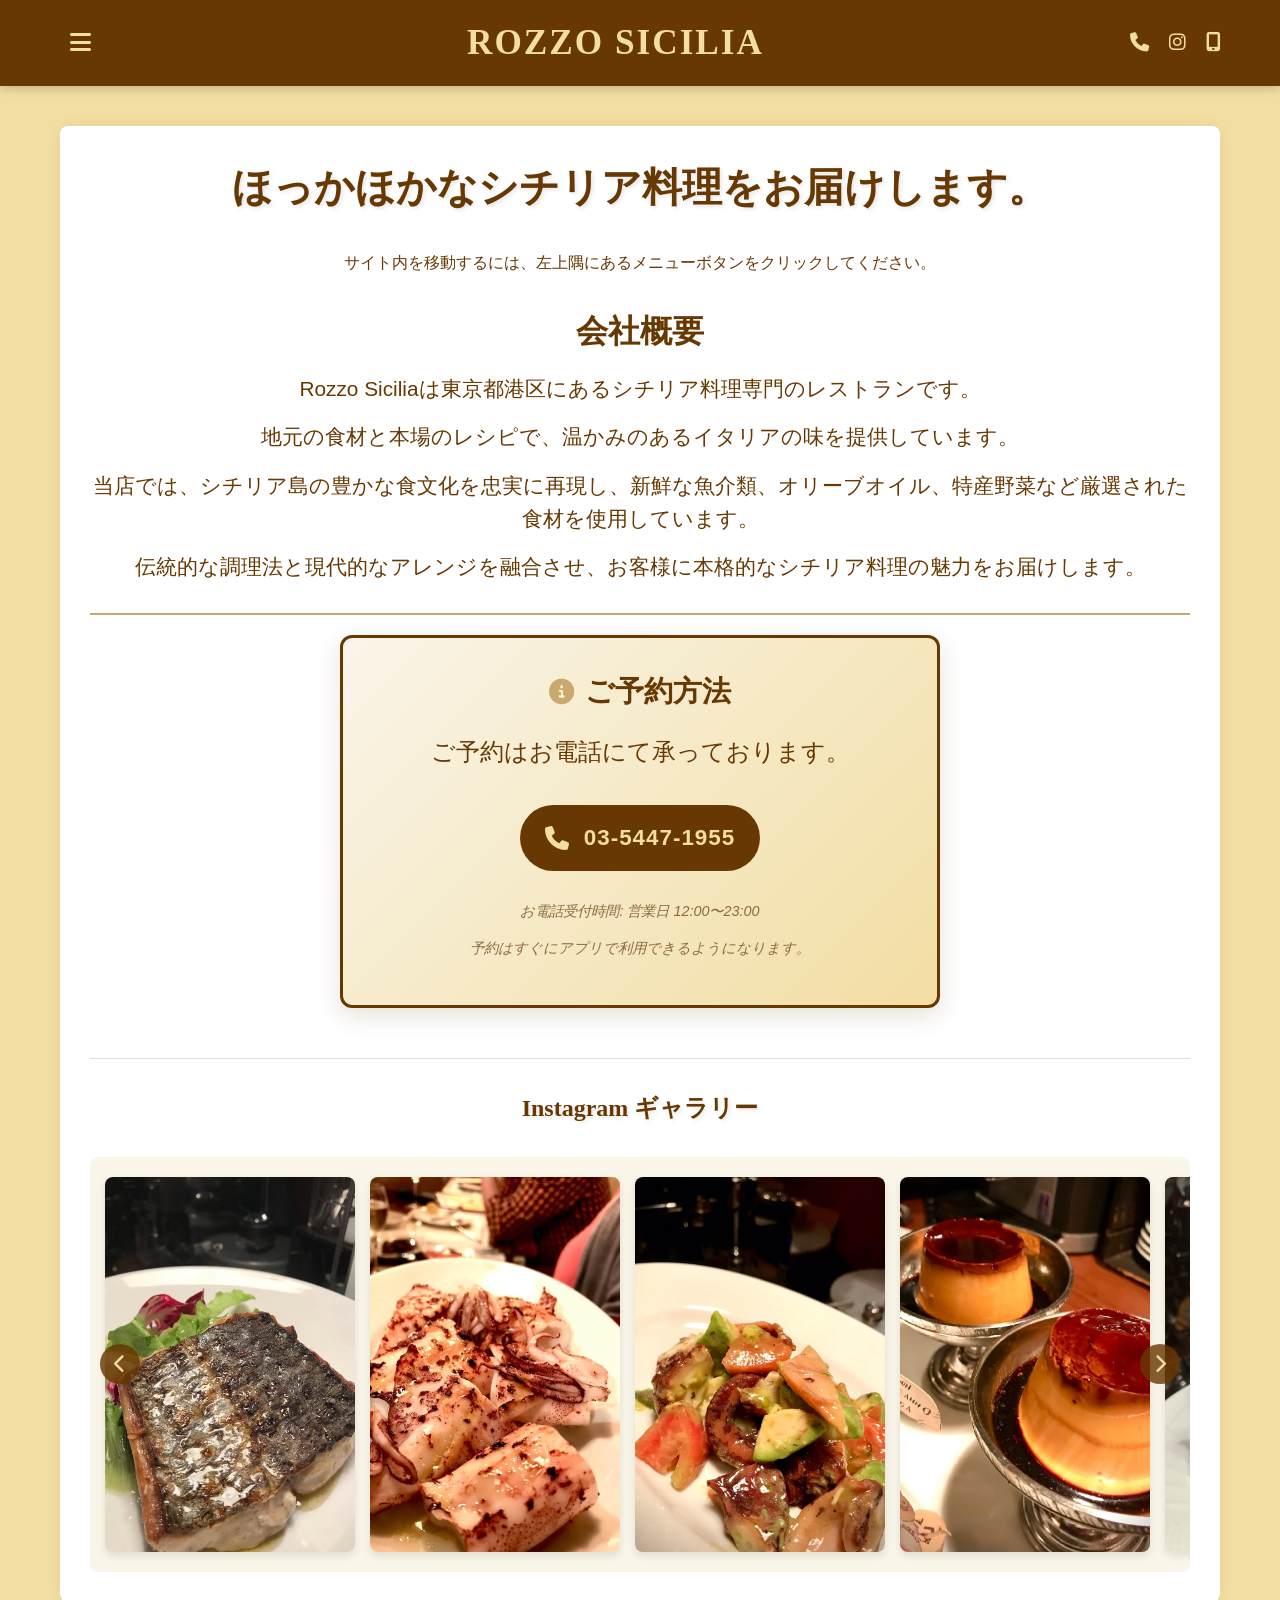
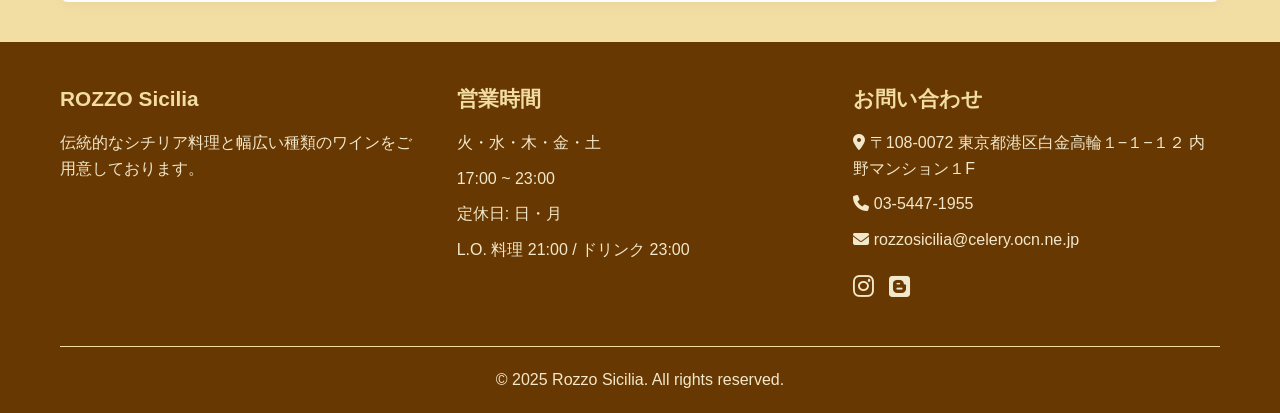
<file: index.html>
<!DOCTYPE html>
<html lang="ja">
<head>
    <meta charset="UTF-8">
    <meta name="keywords" content="Rozzo Sicilia, rozzoponte, rozzo, ponte, シチリア、シチリア料理, イタリアン, 東京, 港区, 白金高輪">
    <meta name="viewport" content="width=device-width, initial-scale=1.0">
    <title>Rozzo Sicilia</title>
    <link rel="stylesheet" href="https://cdnjs.cloudflare.com/ajax/libs/font-awesome/6.4.0/css/all.min.css">
    <link rel="stylesheet" href="css/style.css">
</head>
<body>
    <!-- side menu -->
    <aside class="sidebar" id="sidebar">
        <div class="sidebar-header">
            <h2>MENU</h2>
            <button class="close-menu" id="closeMenu">
                <i class="fas fa-times"></i>
            </button>
        </div>
        <nav class="sidebar-nav">
            <ul>
                <li><a href="index.html"><i class="fas fa-home"></i> ホームページ </a></li>
                <li><a href="concept.html"><i class="fas fa-calendar-check"></i> ROZZOはこんなお店です </a></li>
                <li class="has-submenu">
                    <a href="menu.html"><i class="fas fa-utensils"></i> メニュー <i class="fas fa-chevron-down"></i></a>
                    <ul class="submenu">
                        <li><a href="menu.html#main">メインメニュー</a></li>
                        <li><a href="menu.html#season">季節のメニュー</a></li>
                    </ul>
                </li>
                <li class="has-submenu">
                    <a href="wine.html"><i class="fas fa-wine-glass-alt"></i> ワイン <i class="fas fa-chevron-down"></i></a>
                    <ul class="submenu">
                        <li><a href="wine.html#list">ワインリスト</a></li>
                        <li><a href="wine.html#delivery">ワイン配達</a></li>
                    </ul>
                </li>
                <li class="has-submenu">
                    <a href="gallery.html"><i class="fas fa-images"></i> ギャラリー <i class="fas fa-chevron-down"></i></a>
                    <ul class="submenu">
                        <li><a href="gallery.html#interior">インテリア</a></li>
                        <li><a href="gallery.html#dishes">料理</a></li>
                        <li><a href="gallery.html#events">イベント</a></li>
                    </ul>
                </li>
                <li><a href="contacts.html"><i class="fas fa-map-marker-alt"></i> お問い合わせ </a></li>
                <li><a href="job.html"><i class="fas fa-map-marker-alt"></i> 求職者向けの求人情報 </a></li>
            </ul>
        </nav>
    </aside>

    <!-- darkness bg -->
    <div class="overlay" id="overlay"></div>

    <!-- header -->
    <header>
        <div class="container header-content">
            <button class="menu-btn" id="menuBtn">
                <i class="fas fa-bars"></i>
            </button>
            
            <div class="logo">
                <h1>ROZZO SICILIA</h1>
            </div>
            
            <div class="contacts">
                <a href="tel:+810354471955" aria-label="電話で連絡してください"><i class="fas fa-phone"></i></a>
                <a href="https://www.instagram.com/rozzo_sicilia?igsh=YWYwZm0zYW1wMXgw" aria-label="Instagram" target="_blank"><i class="fab fa-instagram"></i></a>
                <a href="#app" aria-label="もうすぐiPhoneアプリが登場します"><i class="fas fa-mobile-alt"></i></a>
            </div>
        </div>
    </header>
    
    <!-- Content -->
    <main>
        <div class="container">
            <div class="page-content">
                <div class="parallax-title">
                    <h2>ほっかほかなシチリア料理をお届けします。</h2>
                </div>
                <p>サイト内を移動するには、左上隅にあるメニューボタンをクリックしてください。</p>
                
                <div class="welcome-content">
                    <div class="welcome-text">
                        <h3>会社概要</h3>
                        <p>Rozzo Siciliaは東京都港区にあるシチリア料理専門のレストランです。</p>
                        <p>地元の食材と本場のレシピで、温かみのあるイタリアの味を提供しています。</p>
                        <p>当店では、シチリア島の豊かな食文化を忠実に再現し、新鮮な魚介類、オリーブオイル、特産野菜など厳選された食材を使用しています。</p>
                        <p>伝統的な調理法と現代的なアレンジを融合させ、お客様に本格的なシチリア料理の魅力をお届けします。</p>
                    </div>
                </div>

                <!-- Information Block for Reservation -->
                <div class="reservation-info">
                    <div class="reserv-info-box">
                        <h3><i class="fas fa-info-circle"></i> ご予約方法</h3>
                        <p>ご予約はお電話にて承っております。</p>
                        <div class="contact-phone">
                            <i class="fas fa-phone"></i>
                            <a href="tel:+810354471955">03-5447-1955</a>
                        </div>
                        <p class="note">お電話受付時間: 営業日 12:00〜23:00</p>
                        <p class="note">予約はすぐにアプリで利用できるようになります。</p>
                    </div>
                </div>
                
                <!-- Instagram Carousel -->
                <div class="instagram-section">
                    <div class="parallax-title">
                        <h3>Instagram ギャラリー</h3>
                    </div>
                    <div class="carousel-container">
                        <div class="carousel-track" id="carouselTrack">
                            <!-- Instagram photos will be added here by JavaScript -->
                        </div>
                        <button class="carousel-btn carousel-btn-prev" id="prevBtn">
                            <i class="fas fa-chevron-left"></i>
                        </button>
                        <button class="carousel-btn carousel-btn-next" id="nextBtn">
                            <i class="fas fa-chevron-right"></i>
                        </button>
                    </div>
                </div>
            </div>
        </div>
    </main>
    
    <!-- Footer -->
    <footer>
        <div class="container">
            <div class="footer-content">
                <div class="footer-section">
                    <h3>ROZZO Sicilia</h3>
                    <p>伝統的なシチリア料理と幅広い種類のワインをご用意しております。</p>
                </div>
                
                <div class="footer-section">
                    <h3>営業時間</h3>
                    <p>火・水・木・金・土</p>
                    <p>17:00 ~ 23:00</p>
                    <p>定休日: 日・月</p>
                    <p>L.O. 料理 21:00 / ドリンク 23:00</p>
                </div>
                
                <div class="footer-section">
                    <h3>お問い合わせ</h3>
                    <p><i class="fas fa-map-marker-alt"></i> 〒108-0072 東京都港区白金高輪１−１−１２ 内野マンション１F</p>
                    <p><i class="fas fa-phone"></i> 03-5447-1955 </p>
                    <p><i class="fas fa-envelope"></i> rozzosicilia@celery.ocn.ne.jp</p>
                    
                    <div class="social-links">
                        <a href="https://www.instagram.com/rozzo_sicilia?igsh=MWExYzk1NWx0d2Zvcg==" target="_blank"><i class="fab fa-instagram"></i></a>
                        <a href="https://tabelog.com/tokyo/A1316/A131602/13131551/" target="_blank"><i class="fa-brands fa-blogger"></i></a>
                    </div>
                </div>
            </div>
            
            <div class="copyright">
                <p>&copy; 2025 Rozzo Sicilia. All rights reserved.</p>
            </div>
        </div>
    </footer>

    <script src="js/script.js"></script>
</body>
</html>
</file>
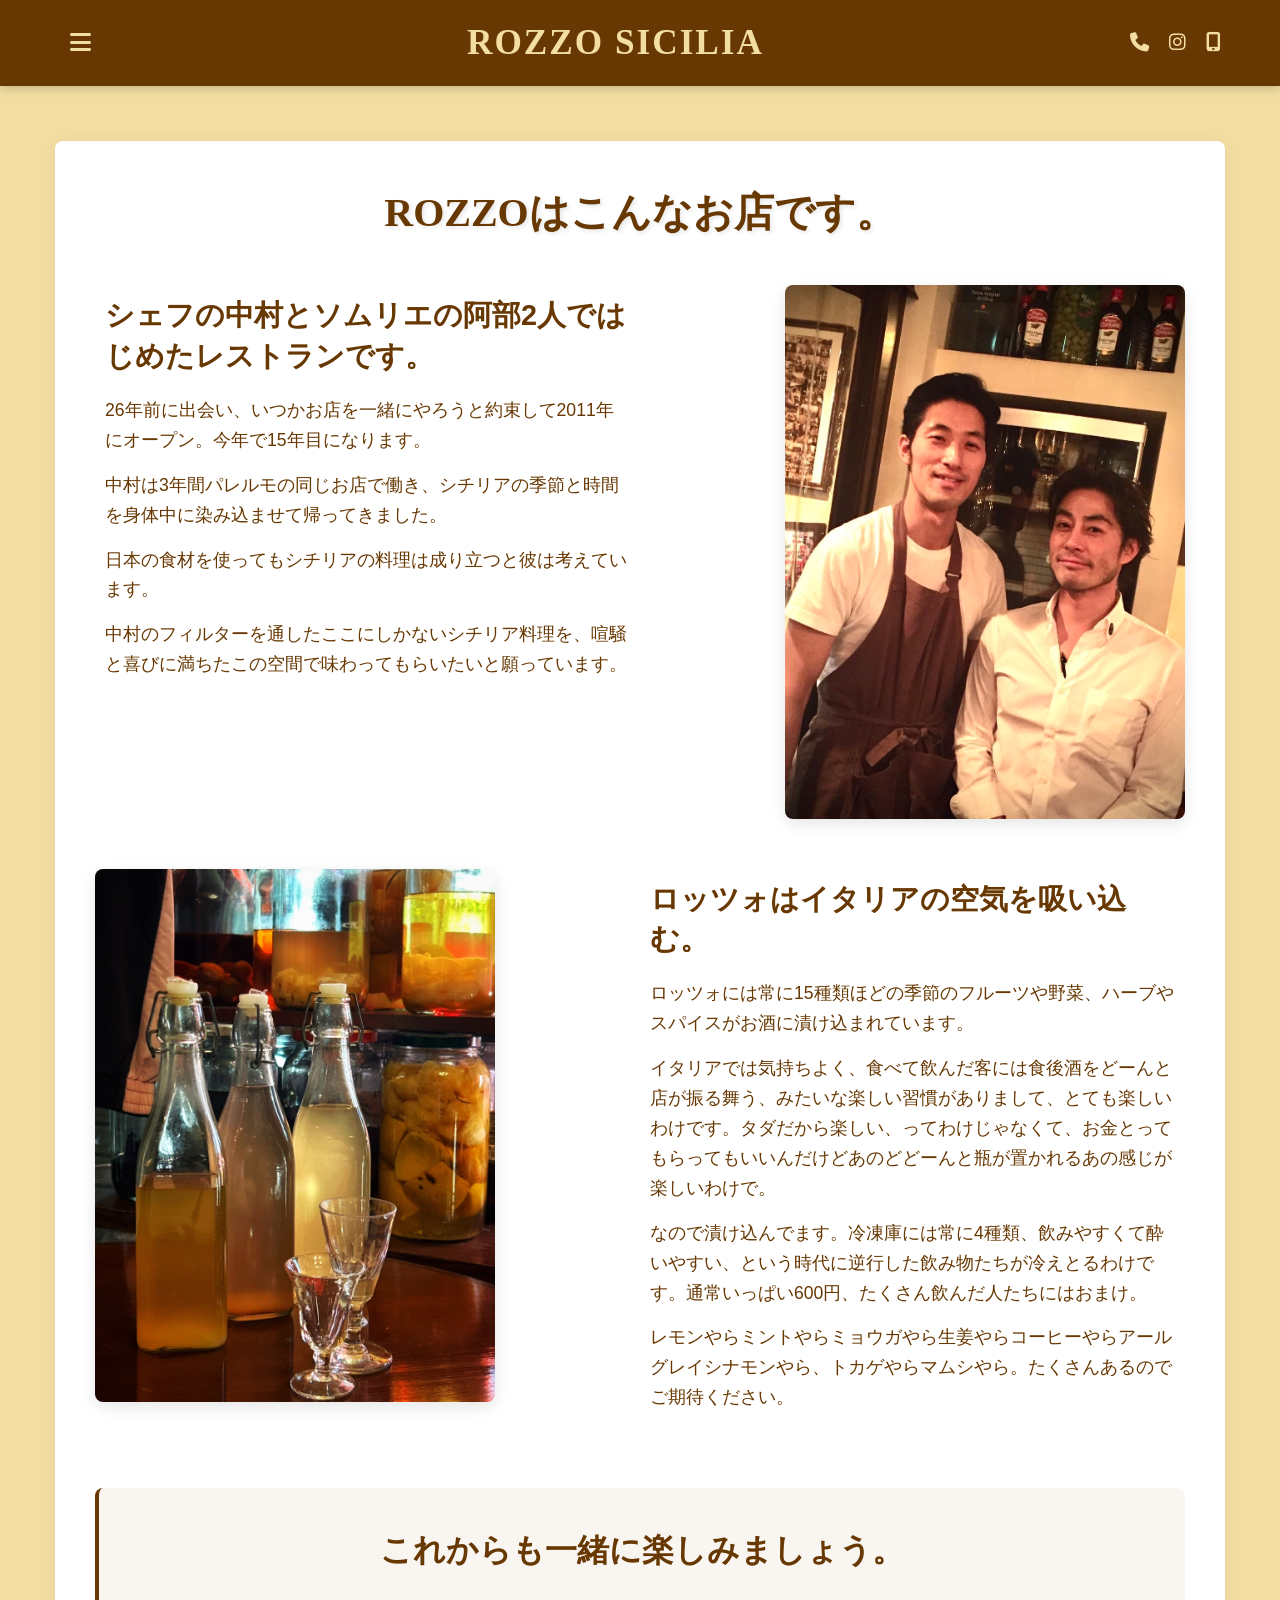
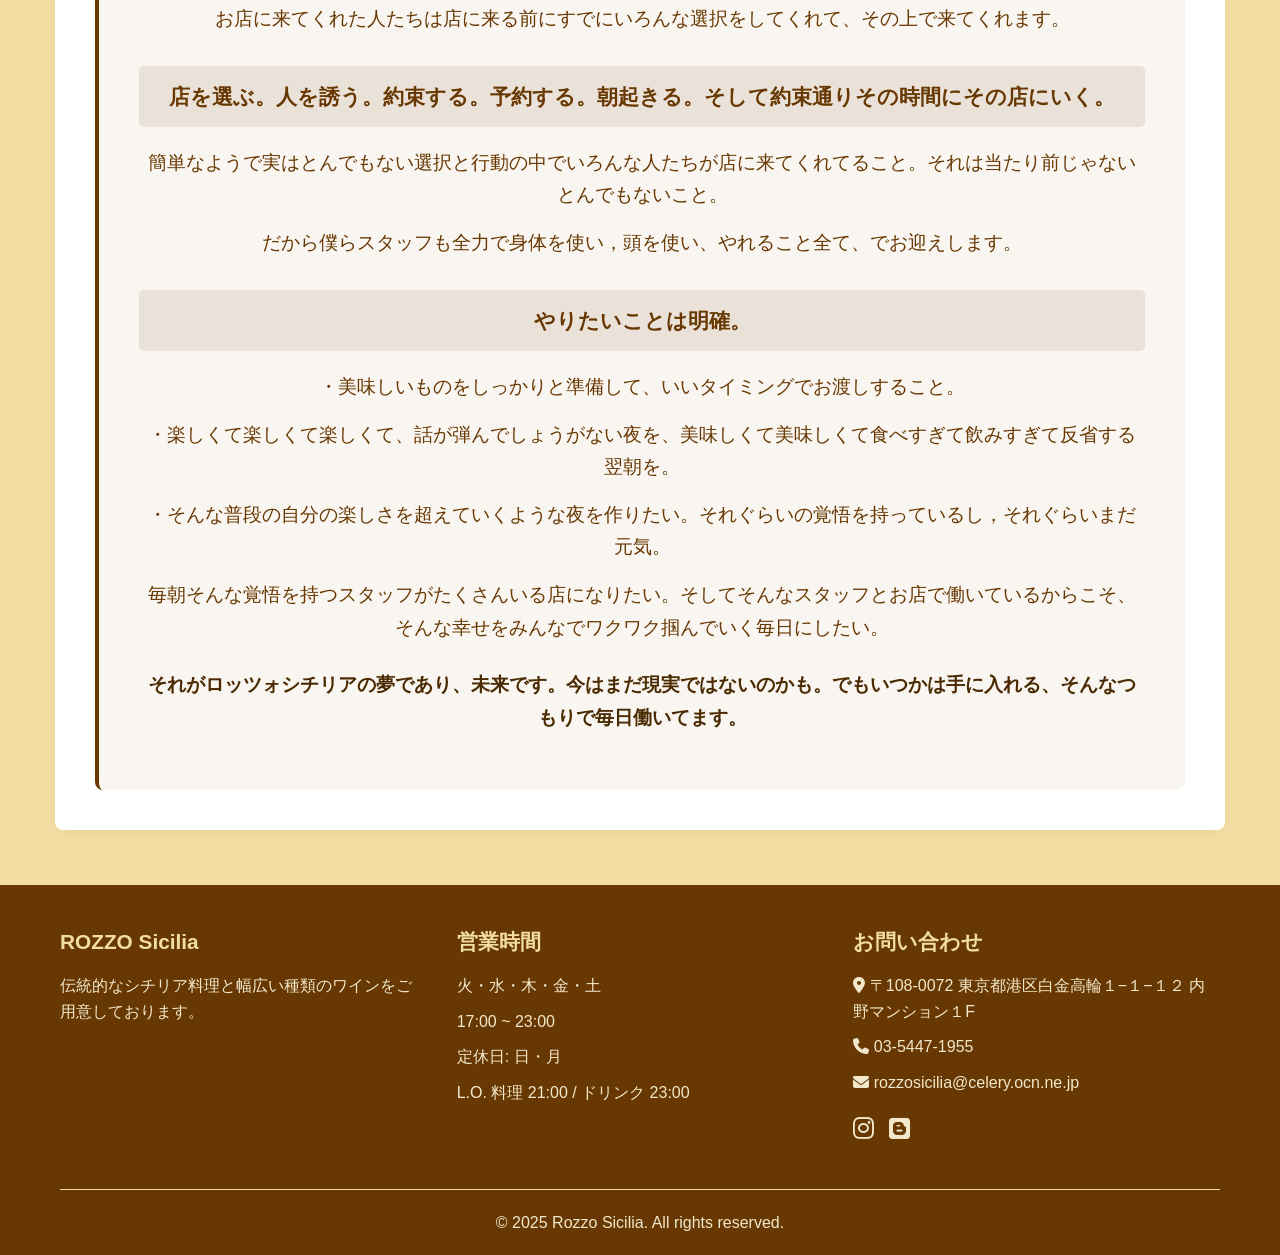
<file: concept.html>
<!DOCTYPE html>
<html lang="ja">
<head>
    <meta charset="UTF-8">
    <meta name="viewport" content="width=device-width, initial-scale=1.0">
    <title>Rozzo Sicilia</title>
    <link rel="stylesheet" href="https://cdnjs.cloudflare.com/ajax/libs/font-awesome/6.4.0/css/all.min.css">
    <link rel="stylesheet" href="css/style.css">
    <link rel="stylesheet" href="css/concept.css">
</head>
<body>
    <!-- side menu -->
    <aside class="sidebar" id="sidebar">
        <div class="sidebar-header">
            <h2>MENU</h2>
            <button class="close-menu" id="closeMenu">
                <i class="fas fa-times"></i>
            </button>
        </div>
        <nav class="sidebar-nav">
            <ul>
                <li><a href="index.html"><i class="fas fa-home"></i> ホームページ </a></li>
                <li><a href="concept.html"><i class="fas fa-calendar-check"></i> ROZZOはこんなお店です </a></li>
                <li class="has-submenu">
                    <a href="menu.html"><i class="fas fa-utensils"></i> メニュー <i class="fas fa-chevron-down"></i></a>
                    <ul class="submenu">
                        <li><a href="menu.html#main">メインメニュー</a></li>
                        <li><a href="menu.html#season">季節のメニュー</a></li>
                    </ul>
                </li>
                <li class="has-submenu">
                    <a href="wine.html"><i class="fas fa-wine-glass-alt"></i> ワイン <i class="fas fa-chevron-down"></i></a>
                    <ul class="submenu">
                        <li><a href="wine.html#list">ワインリスト</a></li>
                        <li><a href="wine.html#delivery">ワイン配達</a></li>
                    </ul>
                </li>
                <li class="has-submenu">
                    <a href="gallery.html"><i class="fas fa-images"></i> ギャラリー <i class="fas fa-chevron-down"></i></a>
                    <ul class="submenu">
                        <li><a href="gallery.html#interior">インテリア</a></li>
                        <li><a href="gallery.html#dishes">料理</a></li>
                        <li><a href="gallery.html#events">イベント</a></li>
                    </ul>
                </li>
                <li><a href="contacts.html"><i class="fas fa-map-marker-alt"></i> お問い合わせ </a></li>
                <li><a href="job.html"><i class="fas fa-map-marker-alt"></i> 求職者向けの求人情報 </a></li>
            </ul>
        </nav>
    </aside>

    <!-- darkness bg -->
    <div class="overlay" id="overlay"></div>

    <!-- header -->
    <header>
        <div class="container header-content">
            <button class="menu-btn" id="menuBtn">
                <i class="fas fa-bars"></i>
            </button>
            
            <div class="logo">
                <h1>ROZZO SICILIA</h1>
            </div>
            
            <div class="contacts">
                <a href="tel:+810354471955" aria-label="電話で連絡してください"><i class="fas fa-phone"></i></a>
                <a href="https://www.instagram.com/rozzo_sicilia?igsh=YWYwZm0zYW1wMXgw" aria-label="Instagram" target="_blank"><i class="fab fa-instagram"></i></a>
                <a href="#app" aria-label="もうすぐiPhoneアプリが登場します"><i class="fas fa-mobile-alt"></i></a>
            </div>
        </div>
    </header>
    
    <!-- Content -->
    <main>
        <div class="concept-container">
            <div class="conceptpage-content">
                <div class="parallax-title">
                    <h2>ROZZOはこんなお店です。</h2>
                </div>
                               
                <div class="concept-content">
                    <div class="concept-text">
                        <h3>シェフの中村とソムリエの阿部2人ではじめたレストランです。</h3>
                        <p>26年前に出会い、いつかお店を一緒にやろうと約束して2011年にオープン。今年で15年目になります。</p>
                        <p>中村は3年間パレルモの同じお店で働き、シチリアの季節と時間を身体中に染み込ませて帰ってきました。</p>
                        <p>日本の食材を使ってもシチリアの料理は成り立つと彼は考えています。</p>
                        <p>中村のフィルターを通したここにしかないシチリア料理を、喧騒と喜びに満ちたこの空間で味わってもらいたいと願っています。</p>
                    </div>
                    
                    <div class="concept-image">
                        <img src="photo/sheffu.JPG" alt="ROZZOの中村と阿部" class="img">
                    </div>
                </div>

                <div class="concept-content reverse">
                    <div class="concept-text">
                        <h3>ロッツォはイタリアの空気を吸い込む。</h3>
                        <p>ロッツォには常に15種類ほどの季節のフルーツや野菜、ハーブやスパイスがお酒に漬け込まれています。</p>
                        <p>イタリアでは気持ちよく、食べて飲んだ客には食後酒をどーんと店が振る舞う、みたいな楽しい習慣がありまして、とても楽しいわけです。タダだから楽しい、ってわけじゃなくて、お金とってもらってもいいんだけどあのどどーんと瓶が置かれるあの感じが楽しいわけで。</p>
                        <p>なので漬け込んでます。冷凍庫には常に4種類、飲みやすくて酔いやすい、という時代に逆行した飲み物たちが冷えとるわけです。通常いっぱい600円、たくさん飲んだ人たちにはおまけ。</p>
                        <p>レモンやらミントやらミョウガやら生姜やらコーヒーやらアールグレイシナモンやら、トカゲやらマムシやら。たくさんあるのでご期待ください。</p>
                    </div>

                    <div class="concept-leftimage">
                        <img src="photo/cero.JPG" alt="ROZZOのチェロ" class="img">
                    </div>
                </div>

                <div class="concept-content simple">
                    <div class="concept-text">
                        <h3>これからも一緒に楽しみましょう。</h3>
                        <p>お店に来てくれた人たちは店に来る前にすでにいろんな選択をしてくれて、その上で来てくれます。</p>
                        <h4>店を選ぶ。人を誘う。約束する。予約する。朝起きる。そして約束通りその時間にその店にいく。</h4>
                        <p>簡単なようで実はとんでもない選択と行動の中でいろんな人たちが店に来てくれてること。それは当たり前じゃないとんでもないこと。</p>
                        <p>だから僕らスタッフも全力で身体を使い，頭を使い、やれること全て、でお迎えします。</p>
                        <h4>やりたいことは明確。</h4>
                        <p>・美味しいものをしっかりと準備して、いいタイミングでお渡しすること。</p>
                        <p>・楽しくて楽しくて楽しくて、話が弾んでしょうがない夜を、美味しくて美味しくて食べすぎて飲みすぎて反省する翌朝を。</p>
                        <p>・そんな普段の自分の楽しさを超えていくような夜を作りたい。それぐらいの覚悟を持っているし，それぐらいまだ元気。</p>
                        <p>毎朝そんな覚悟を持つスタッフがたくさんいる店になりたい。そしてそんなスタッフとお店で働いているからこそ、そんな幸せをみんなでワクワク掴んでいく毎日にしたい。</p>
                        <p>それがロッツォシチリアの夢であり、未来です。今はまだ現実ではないのかも。でもいつかは手に入れる、そんなつもりで毎日働いてます。</p>
                    </div>
                </div>
            </div>
        </div>
    </main>
    
    <!-- Footer -->
    <footer>
        <div class="container">
            <div class="footer-content">
                <div class="footer-section">
                    <h3>ROZZO Sicilia</h3>
                    <p>伝統的なシチリア料理と幅広い種類のワインをご用意しております。</p>
                </div>
                
                <div class="footer-section">
                    <h3>営業時間</h3>
                    <p>火・水・木・金・土</p>
                    <p>17:00 ~ 23:00</p>
                    <p>定休日: 日・月</p>
                    <p>L.O. 料理 21:00 / ドリンク 23:00</p>
                </div>
                
                <div class="footer-section">
                    <h3>お問い合わせ</h3>
                    <p><i class="fas fa-map-marker-alt"></i> 〒108-0072 東京都港区白金高輪１−１−１２ 内野マンション１F</p>
                    <p><i class="fas fa-phone"></i> 03-5447-1955 </p>
                    <p><i class="fas fa-envelope"></i> rozzosicilia@celery.ocn.ne.jp</p>
                    
                    <div class="social-links">
                        <a href="https://www.instagram.com/rozzo_sicilia?igsh=MWExYzk1NWx0d2Zvcg==" target="_blank"><i class="fab fa-instagram"></i></a>
                        <a href="https://tabelog.com/tokyo/A1316/A131602/13131551/" target="_blank"><i class="fa-brands fa-blogger"></i></a>
                    </div>
                </div>
            </div>
            
            <div class="copyright">
                <p>&copy; 2025 Rozzo Sicilia. All rights reserved.</p>
            </div>
        </div>
    </footer>

    <script src="js/script.js"></script>
</body>
</html>
</file>
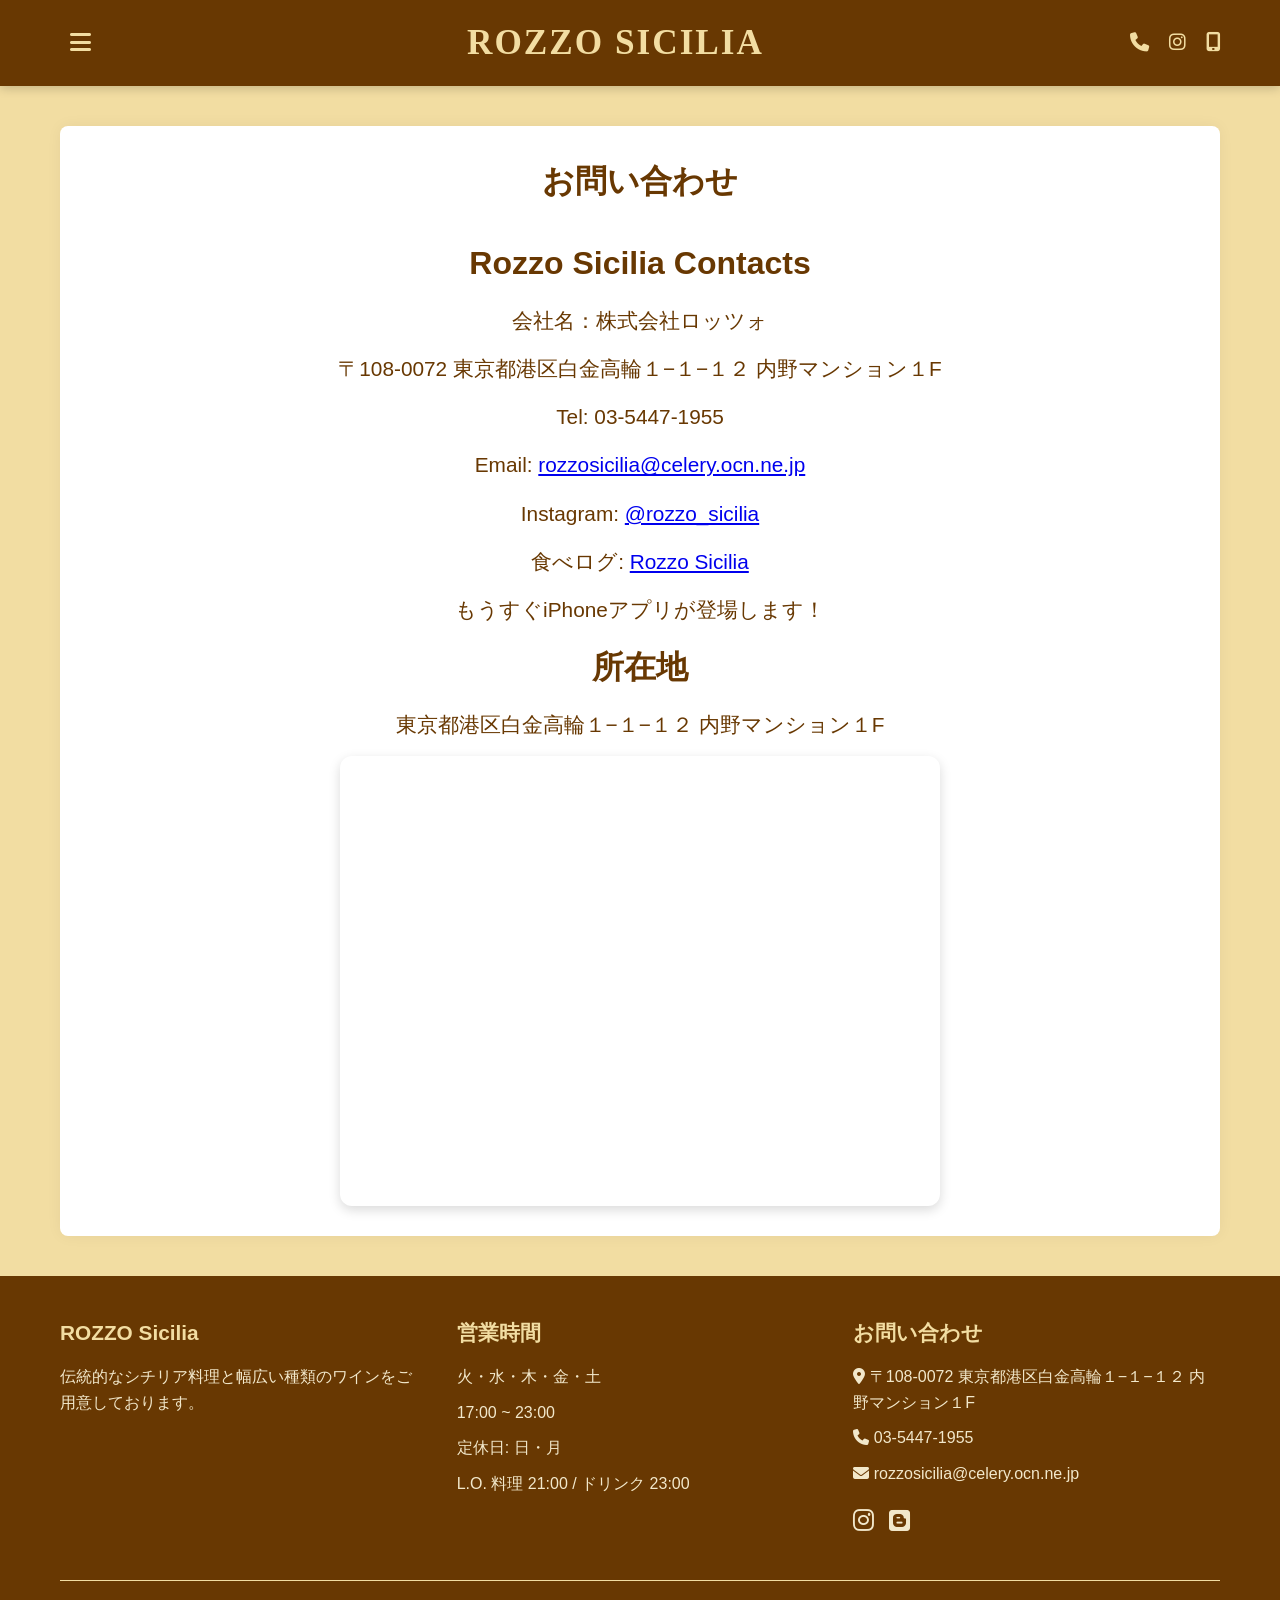
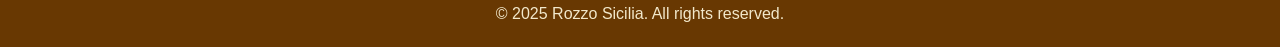
<file: contacts.html>
<!DOCTYPE html>
<html lang="ja">
<head>
    <meta charset="UTF-8">
    <meta name="viewport" content="width=device-width, initial-scale=1.0">
    <title>Rozzo Sicilia</title>
    <link rel="stylesheet" href="https://cdnjs.cloudflare.com/ajax/libs/font-awesome/6.4.0/css/all.min.css">
    <link rel="stylesheet" href="css/style.css">
    <link rel="stylesheet" href="css/contacts.css">
</head>
<body>
    <!-- side menu -->
    <aside class="sidebar" id="sidebar">
        <div class="sidebar-header">
            <h2>MENU</h2>
            <button class="close-menu" id="closeMenu">
                <i class="fas fa-times"></i>
            </button>
        </div>
        <nav class="sidebar-nav">
            <ul>
                <li><a href="index.html"><i class="fas fa-home"></i> ホームページ </a></li>
                <li><a href="concept.html"><i class="fas fa-calendar-check"></i> ROZZOはこんなお店です </a></li>
                <li class="has-submenu">
                    <a href="menu.html"><i class="fas fa-utensils"></i> メニュー <i class="fas fa-chevron-down"></i></a>
                    <ul class="submenu">
                        <li><a href="menu.html#main">メインメニュー</a></li>
                        <li><a href="menu.html#season">季節のメニュー</a></li>
                    </ul>
                </li>
                <li class="has-submenu">
                    <a href="wine.html"><i class="fas fa-wine-glass-alt"></i> ワイン <i class="fas fa-chevron-down"></i></a>
                    <ul class="submenu">
                        <li><a href="wine.html#list">ワインリスト</a></li>
                        <li><a href="wine.html#delivery">ワイン配達</a></li>
                    </ul>
                </li>
                <li class="has-submenu">
                    <a href="gallery.html"><i class="fas fa-images"></i> ギャラリー <i class="fas fa-chevron-down"></i></a>
                    <ul class="submenu">
                        <li><a href="gallery.html#interior">インテリア</a></li>
                        <li><a href="gallery.html#dishes">料理</a></li>
                        <li><a href="gallery.html#events">イベント</a></li>
                    </ul>
                </li>
                <li><a href="contacts.html"><i class="fas fa-map-marker-alt"></i> お問い合わせ </a></li>
                <li><a href="job.html"><i class="fas fa-map-marker-alt"></i> 求職者向けの求人情報 </a></li>
            </ul>
        </nav>
    </aside>

    <!-- darkness bg -->
    <div class="overlay" id="overlay"></div>

    <!-- header -->
    <header>
        <div class="container header-content">
            <button class="menu-btn" id="menuBtn">
                <i class="fas fa-bars"></i>
            </button>
            
            <div class="logo">
                <h1>ROZZO SICILIA</h1>
            </div>
            
            <div class="contacts">
                <a href="tel:+810354471955" aria-label="電話で連絡してください"><i class="fas fa-phone"></i></a>
                <a href="https://www.instagram.com/rozzo_sicilia?igsh=YWYwZm0zYW1wMXgw" aria-label="Instagram" target="_blank"><i class="fab fa-instagram"></i></a>
                <a href="#app" aria-label="もうすぐiPhoneアプリが登場します"><i class="fas fa-mobile-alt"></i></a>
            </div>
        </div>
    </header>
    
    <!-- Content -->
    <main>
        <div class="container">
            <div class="page-content">
                <h2>お問い合わせ</h2>
                                
                <div class="welcome-content">
                    <div class="welcome-text">
                        <h3>Rozzo Sicilia Contacts</h3>
                        <p>会社名：株式会社ロッツォ</p>
                        <p>〒108-0072 東京都港区白金高輪１−１−１２ 内野マンション１F</p>
                        <p>Tel: 03-5447-1955</p>
                        <p>Email: <a href="mailto:rozzosicilia@celery.ocn.ne.jp">rozzosicilia@celery.ocn.ne.jp</a></p>
                        <p>Instagram: <a href="https://www.instagram.com/rozzo_sicilia?igsh=MWExYzk1NWx0d2Zvcg==" target="_blank">@rozzo_sicilia</a></p>
                        <p>食べログ: <a href="https://tabelog.com/tokyo/A1316/A131602/13131551/" target="_blank">Rozzo Sicilia</a></p>
                        <p>もうすぐiPhoneアプリが登場します！</p>
                        <h3>所在地</h3>
                        <p>東京都港区白金高輪１−１−１２ 内野マンション１F</p>
                    </div>
                </div>
                        
                <div class="maps">
                    <iframe src="https://www.google.com/maps/embed?pb=!1m18!1m12!1m3!1d6439.645940042735!2d139.72916181088064!3d35.64698575750272!2m3!1f0!2f0!3f0!3m2!1i1024!2i768!4f13.1!3m3!1m2!1s0x60188b082ad30195%3A0xa3dc06b317f5d823!2sRozzo%20Sicilia!5e0!3m2!1sru!2sjp!4v1756960601279!5m2!1sru!2sjp"
                    frameborder="0"
                    allowfullscreen>
                    </iframe>
                </div>
            </div>
        </div>
    </main>
    
    <!-- Footer -->
    <footer>
        <div class="container">
            <div class="footer-content">
                <div class="footer-section">
                    <h3>ROZZO Sicilia</h3>
                    <p>伝統的なシチリア料理と幅広い種類のワインをご用意しております。</p>
                </div>
                
                <div class="footer-section">
                    <h3>営業時間</h3>
                    <p>火・水・木・金・土</p>
                    <p>17:00 ~ 23:00</p>
                    <p>定休日: 日・月</p>
                    <p>L.O. 料理 21:00 / ドリンク 23:00</p>
                </div>
                
                <div class="footer-section">
                    <h3>お問い合わせ</h3>
                    <p><i class="fas fa-map-marker-alt"></i> 〒108-0072 東京都港区白金高輪１−１−１２ 内野マンション１F</p>
                    <p><i class="fas fa-phone"></i> 03-5447-1955 </p>
                    <p><i class="fas fa-envelope"></i> rozzosicilia@celery.ocn.ne.jp</p>
                    
                    <div class="social-links">
                        <a href="https://www.instagram.com/rozzo_sicilia?igsh=MWExYzk1NWx0d2Zvcg==" target="_blank"><i class="fab fa-instagram"></i></a>
                        <a href="https://tabelog.com/tokyo/A1316/A131602/13131551/" target="_blank"><i class="fa-brands fa-blogger"></i></a>
                    </div>
                </div>
            </div>
            
            <div class="copyright">
                <p>&copy; 2025 Rozzo Sicilia. All rights reserved.</p>
            </div>
        </div>
    </footer>

    <script src="js/script.js"></script>
</body>
</html>
</file>
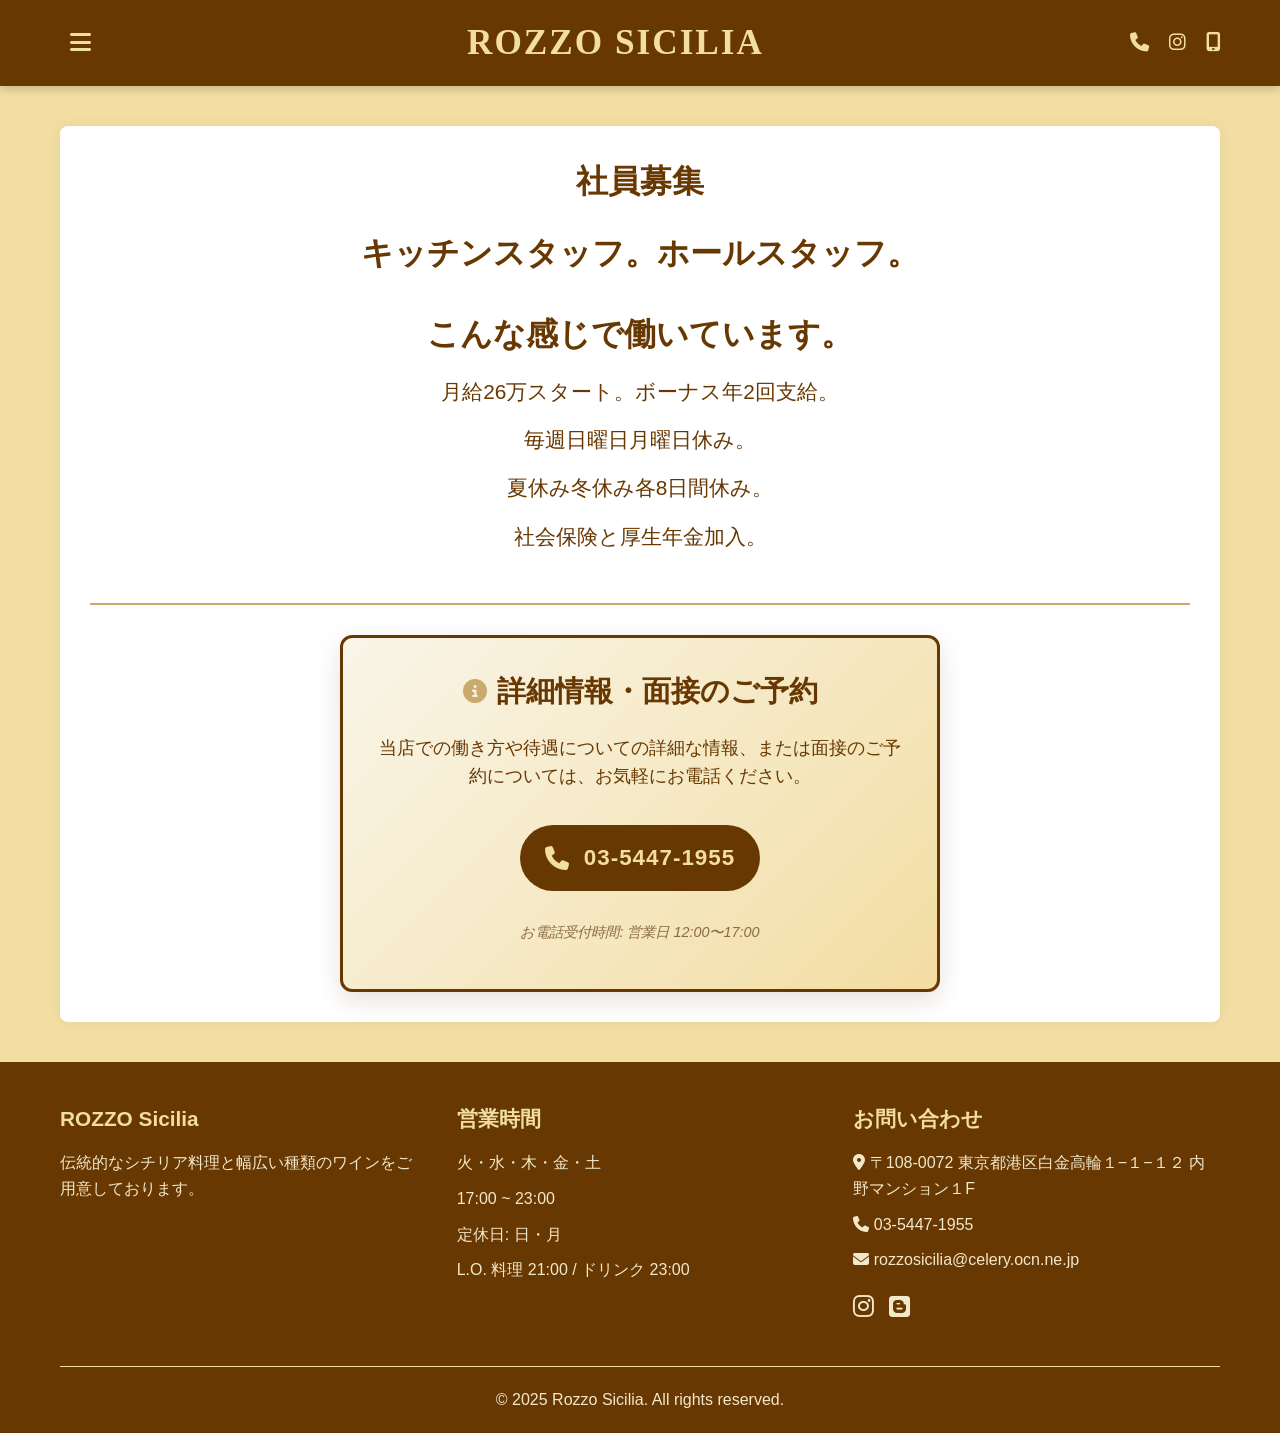
<file: job.html>
<!DOCTYPE html>
<html lang="ja">
<head>
    <meta charset="UTF-8">
    <meta name="viewport" content="width=device-width, initial-scale=1.0">
    <title>Rozzo Sicilia</title>
    <link rel="stylesheet" href="https://cdnjs.cloudflare.com/ajax/libs/font-awesome/6.4.0/css/all.min.css">
    <link rel="stylesheet" href="css/style.css">
</head>
<body>
    <!-- side menu -->
    <aside class="sidebar" id="sidebar">
        <div class="sidebar-header">
            <h2>MENU</h2>
            <button class="close-menu" id="closeMenu">
                <i class="fas fa-times"></i>
            </button>
        </div>
        <nav class="sidebar-nav">
            <ul>
                <li><a href="index.html"><i class="fas fa-home"></i> ホームページ </a></li>
                <li><a href="concept.html"><i class="fas fa-calendar-check"></i> ROZZOはこんなお店です </a></li>
                <li class="has-submenu">
                    <a href="menu.html"><i class="fas fa-utensils"></i> メニュー <i class="fas fa-chevron-down"></i></a>
                    <ul class="submenu">
                        <li><a href="menu.html#main">メインメニュー</a></li>
                        <li><a href="menu.html#season">季節のメニュー</a></li>
                    </ul>
                </li>
                <li class="has-submenu">
                    <a href="wine.html"><i class="fas fa-wine-glass-alt"></i> ワイン <i class="fas fa-chevron-down"></i></a>
                    <ul class="submenu">
                        <li><a href="wine.html#list">ワインリスト</a></li>
                        <li><a href="wine.html#delivery">ワイン配達</a></li>
                    </ul>
                </li>
                <li class="has-submenu">
                    <a href="gallery.html"><i class="fas fa-images"></i> ギャラリー <i class="fas fa-chevron-down"></i></a>
                    <ul class="submenu">
                        <li><a href="gallery.html#interior">インテリア</a></li>
                        <li><a href="gallery.html#dishes">料理</a></li>
                        <li><a href="gallery.html#events">イベント</a></li>
                    </ul>
                </li>
                <li><a href="contacts.html"><i class="fas fa-map-marker-alt"></i> お問い合わせ </a></li>
                <li><a href="job.html"><i class="fas fa-map-marker-alt"></i> 求職者向けの求人情報 </a></li>
            </ul>
        </nav>
    </aside>

    <!-- darkness bg -->
    <div class="overlay" id="overlay"></div>

    <!-- header -->
    <header>
        <div class="container header-content">
            <button class="menu-btn" id="menuBtn">
                <i class="fas fa-bars"></i>
            </button>
            
            <div class="logo">
                <h1>ROZZO SICILIA</h1>
            </div>
            
            <div class="contacts">
                <a href="tel:+810354471955" aria-label="電話で連絡してください"><i class="fas fa-phone"></i></a>
                <a href="https://www.instagram.com/rozzo_sicilia?igsh=YWYwZm0zYW1wMXgw" aria-label="Instagram" target="_blank"><i class="fab fa-instagram"></i></a>
                <a href="#app" aria-label="もうすぐiPhoneアプリが登場します"><i class="fas fa-mobile-alt"></i></a>
            </div>
        </div>
    </header>
    
    <!-- Content -->
    <main>
        <div class="container">
            <div class="page-content">
                <h2>社員募集</h2>
                <h2>キッチンスタッフ。ホールスタッフ。</h2>
                
                <div class="welcome-content">
                    <div class="welcome-text">
                        <h3>こんな感じで働いています。</h3>
                        <p>月給26万スタート。ボーナス年2回支給。</p>
                        <p>毎週日曜日月曜日休み。</p>
                        <p>夏休み冬休み各8日間休み。</p>
                        <p>社会保険と厚生年金加入。</p>
                    </div>
                </div>
                
                <!-- Information Block for Applicants -->
                <div class="applicant-info">
                    <div class="info-box">
                        <h3><i class="fas fa-info-circle"></i> 詳細情報・面接のご予約</h3>
                        <p>当店での働き方や待遇についての詳細な情報、または面接のご予約については、お気軽にお電話ください。</p>
                        <div class="contact-phone">
                            <i class="fas fa-phone"></i>
                            <a href="tel:+810354471955">03-5447-1955</a>
                        </div>
                        <p class="note">お電話受付時間: 営業日 12:00〜17:00</p>
                    </div>
                </div>
            </div>
        </div>
    </main>
    
    <!-- Footer -->
    <footer>
        <div class="container">
            <div class="footer-content">
                <div class="footer-section">
                    <h3>ROZZO Sicilia</h3>
                    <p>伝統的なシチリア料理と幅広い種類のワインをご用意しております。</p>
                </div>
                
                <div class="footer-section">
                    <h3>営業時間</h3>
                    <p>火・水・木・金・土</p>
                    <p>17:00 ~ 23:00</p>
                    <p>定休日: 日・月</p>
                    <p>L.O. 料理 21:00 / ドリンク 23:00</p>
                </div>
                
                <div class="footer-section">
                    <h3>お問い合わせ</h3>
                    <p><i class="fas fa-map-marker-alt"></i> 〒108-0072 東京都港区白金高輪１−１−１２ 内野マンション１F</p>
                    <p><i class="fas fa-phone"></i> 03-5447-1955 </p>
                    <p><i class="fas fa-envelope"></i> rozzosicilia@celery.ocn.ne.jp</p>
                    
                    <div class="social-links">
                        <a href="https://www.instagram.com/rozzo_sicilia?igsh=MWExYzk1NWx0d2Zvcg==" target="_blank"><i class="fab fa-instagram"></i></a>
                        <a href="https://tabelog.com/tokyo/A1316/A131602/13131551/" target="_blank"><i class="fa-brands fa-blogger"></i></a>
                    </div>
                </div>
            </div>
            
            <div class="copyright">
                <p>&copy; 2025 Rozzo Sicilia. All rights reserved.</p>
            </div>
        </div>
    </footer>

    <script src="js/script.js"></script>
</body>
</html>
</file>
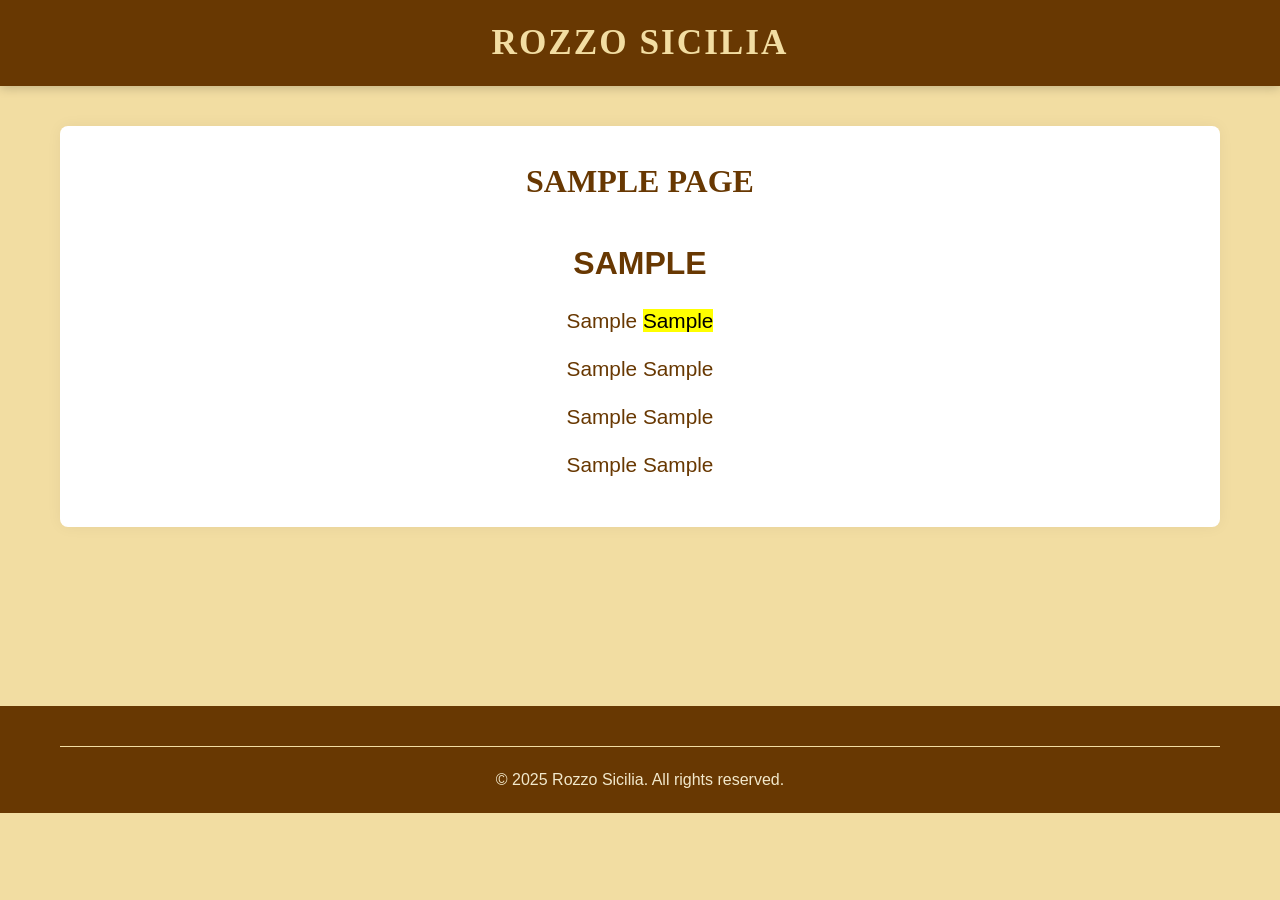
<file: law.html>
<!DOCTYPE html>
<html lang="ja">
<head>
    <meta charset="UTF-8">
    <meta name="keywords" content="Rozzo Sicilia, rozzoponte, rozzo, ponte, シチリア、シチリア料理, イタリアン, 東京, 港区, 白金高輪">
    <meta name="viewport" content="width=device-width, initial-scale=1.0">
    <title>Rozzo Sicilia</title>
    <link rel="stylesheet" href="https://cdnjs.cloudflare.com/ajax/libs/font-awesome/6.4.0/css/all.min.css">
    <link rel="stylesheet" href="css/style.css">
</head>
<body>
    <!-- header -->
    <header>
        <div class="container header-content">
            <div class="logo">
                <h1>ROZZO SICILIA</h1>
            </div>
        </div>
    </header>

    <!-- Content -->
    <main>
        <div class="container">
            <div class="page-content">
                <h2>SAMPLE PAGE</h2>
                <div class="welcome-content">
                    <div class="welcome-text">
                        <h3>SAMPLE</h3>
                        <p>Sample <mark>Sample</mark></p> <!-- if you need to highlight some words -->
                        <p>Sample Sample</p>
                        <p>Sample Sample</p>
                        <p>Sample Sample</p>
                    </div>
                </div>
            </div>
        </div>
    </main>
    
    <!-- Footer -->
    <footer>
        <div class="container">
            <div class="copyright">
                <p>&copy; 2025 Rozzo Sicilia. All rights reserved.</p>
            </div>
        </div>
    </footer>

    <script src="js/script.js"></script>
</body>
</html>
</file>
<file: css/style.css>
/* Main style */
* {
    margin: 0;
    padding: 0;
    box-sizing: border-box;
    font-family: 'Segoe UI', Tahoma, Geneva, Verdana, sans-serif;
}

body {
    background-color: #f2dda2;
    color: #683802;
    line-height: 1.6;
    transition: margin-left 0.3s ease;
}

body.menu-open {
    margin-left: 300px;
    overflow: hidden;
}

.container {
    max-width: 1200px;
    margin: 0 auto;
    padding: 0 20px;
}

/* side menu */
.sidebar {
    position: fixed;
    left: -300px;
    top: 0;
    width: 300px;
    height: 100vh;
    background: #683802;
    color: #f2dda2;
    transition: left 0.3s ease;
    z-index: 1001;
    overflow-y: auto;
}

.sidebar.open {
    left: 0;
}

.sidebar-header {
    padding: 20px;
    background: #683802;
    display: flex;
    justify-content: space-between;
    align-items: center;
    border-bottom: 1px solid #333;
}

.sidebar-header h2 {
    color: #c9a96e;
    font-size: 1.5rem;
    margin: 0;
}

.close-menu {
    background: none;
    border: none;
    color: #f2dda2;
    font-size: 1.2rem;
    cursor: pointer;
    padding: 5px;
}

.close-menu:hover {
    color: #c9a96e;
}

.sidebar-nav ul {
    list-style: none;
    padding: 0;
}

.sidebar-nav li {
    border-bottom: 1px solid #2c2c2c;
}

.sidebar-nav a {
    color: #f2dda2;
    text-decoration: none;
    padding: 15px 20px;
    display: flex;
    align-items: center;
    justify-content: space-between;
    transition: background-color 0.3s;
}

.sidebar-nav a:hover {
    background-color: #583002;
}

.sidebar-nav i:first-child {
    margin-right: 10px;
    width: 20px;
    text-align: center;
}

.sidebar-nav .fa-chevron-down {
    font-size: 0.8rem;
    transition: transform 0.3s;
}

.has-submenu.active .fa-chevron-down {
    transform: rotate(180deg);
}

.submenu {
    background: #683802;
    display: none;
}

.submenu.active {
    display: block;
}

.submenu a {
    padding-left: 50px;
    font-size: 0.9rem;
}

/* Darkness bg */
.overlay {
    position: fixed;
    top: 0;
    left: 0;
    width: 100%;
    height: 100%;
    background: rgba(0, 0, 0, 0.5);
    z-index: 1000;
    display: none;
}

.overlay.active {
    display: block;
}

/* Header */
header {
    background-color: #683802;
    color: #f2dda2;
    padding: 15px 0;
    position: sticky;
    top: 0;
    z-index: 999;
    box-shadow: 0 2px 10px rgba(0, 0, 0, 0.2);
}

.header-content {
    display: flex;
    justify-content: space-between;
    align-items: center;
}

.menu-btn {
    background: none;
    border: none;
    color: #f2dda2;
    font-size: 1.5rem;
    cursor: pointer;
    padding: 5px 10px;
    transition: color 0.3s;
}

.menu-btn:hover {
    color: #c9a96e;
}

.logo {
    text-align: center;
    flex-grow: 1;
}

.logo h1 {
    font-family: 'Playfair Display', serif;
    font-size: 2.2rem;
    letter-spacing: 2px;
}

.contacts {
    display: flex;
    align-items: center;
    gap: 20px;
}

.contacts a {
    color: #f2dda2;
    text-decoration: none;
    font-size: 1.2rem;
    transition: color 0.3s;
    position: relative;
}

.contacts a:hover {
    color: #c9a96e;
}

.contacts a:hover::after {
    content: attr(aria-label);
    position: absolute;
    bottom: -30px;
    left: 50%;
    transform: translateX(-50%);
    background: #333;
    color: white;
    padding: 5px 10px;
    border-radius: 4px;
    font-size: 10px;
    white-space: nowrap;
}

/* Main content */
main {
    min-height: calc(100vh - 280px);
    padding: 40px 0;
}

.page-content {
    background: white;
    border-radius: 8px;
    padding: 30px;
    box-shadow: 0 0 15px rgba(0, 0, 0, 0.05);
}

h2 {
    color: #683802;
    margin-bottom: 20px;
    font-family: 'Playfair Display', serif;
    text-align: center;
    font-size: 2rem;
}

p {
    text-align: center;
}

.welcome-content {
    margin-top: 30px;
}

.welcome-text {
    width: 100%;
}

.welcome-text h3 {
    color: #683802;
    margin-bottom: 15px;
    font-size: 2rem;
    text-align: center;
}

.welcome-text p {
    color: #683802;
    margin-bottom: 15px;
    font-size: 1.3rem;
    text-align: center;
}

/* Parallax Title Effect */
.parallax-title {
    text-align: center;
    margin-bottom: 30px;
    perspective: 1000px;
}

.parallax-title h2 {
    color: #683802;
    font-family: 'Playfair Display', serif;
    font-size: 2.5rem;
    transform-style: preserve-3d;
    animation: float 6s ease-in-out infinite;
    text-shadow: 2px 2px 4px rgba(0, 0, 0, 0.1);
}

.parallax-title h3 {
    color: #683802;
    font-family: 'Playfair Display', serif;
    font-size: 2rem;
    transform-style: preserve-3d;
    animation: float 6s ease-in-out infinite;
    text-shadow: 2px 2px 4px rgba(0, 0, 0, 0.1);
}

.parallax-title p {
    color: #683802;
    font-family: 'Playfair Display', serif;
    font-size: 1.3rem;
    transform-style: preserve-3d;
    animation: float 6s ease-in-out infinite;
    text-shadow: 2px 2px 4px rgba(0, 0, 0, 0.1);
}

@keyframes float {
    0%, 100% {
        transform: translateY(0px) rotateX(0deg);
    }
    50% {
        transform: translateY(-10px) rotateX(5deg);
    }
}

/* Reservation Box Styles */
.reservation-info {
    margin-top: 30px;
    padding-top: 20px;
    border-top: 2px solid #c9a96e;
}

.reserv-info-box {
    background: linear-gradient(135deg, #f9f5e9 0%, #f2dda2 100%);
    border: 3px solid #683802;
    border-radius: 12px;
    padding: 30px;
    text-align: center;
    box-shadow: 0 8px 25px rgba(104, 56, 2, 0.15);
    position: relative;
    max-width: 600px;
    margin: 0 auto;
}

.reserv-info-box::before {
    content: '';
    position: absolute;
    top: -3px;
    left: -3px;
    right: -3px;
    bottom: -3px;
    background: linear-gradient(135deg, #c9a96e, #683802);
    border-radius: 15px;
    z-index: -1;
    opacity: 0.3;
}

.reserv-info-box h3 {
    color: #683802;
    margin-bottom: 20px;
    font-family: 'Playfair Display', serif;
    font-size: 1.8rem;
    display: flex;
    align-items: center;
    justify-content: center;
    gap: 10px;
}

.reserv-info-box h3 i {
    color: #c9a96e;
    font-size: 1.6rem;
}

.reserv-info-box p {
    color: #683802;
    margin-bottom: 15px;
    line-height: 1.5;
    text-align: center;
    font-size: 1.5rem;
}

.contact-phone {
    display: inline-flex;
    align-items: center;
    gap: 15px;
    background: #683802;
    padding: 15px 25px;
    border-radius: 50px;
    margin: 20px 0;
    transition: transform 0.3s ease, box-shadow 0.3s ease;
}

.contact-phone:hover {
    transform: translateY(-3px);
    box-shadow: 0 5px 15px rgba(104, 56, 2, 0.3);
}

.contact-phone i {
    color: #f2dda2;
    font-size: 1.5rem;
}

.contact-phone a {
    color: #f2dda2;
    text-decoration: none;
    font-size: 1.4rem;
    font-weight: bold;
    letter-spacing: 1px;
    transition: color 0.3s ease;
}

.contact-phone a:hover {
    color: #c9a96e;
}

.note {
    font-size: 0.9rem !important;
    color: #8b6b42 !important;
    font-style: italic;
    margin-top: 10px;
}

/* Instagram Carousel */
.instagram-section {
    margin-top: 50px;
    padding-top: 30px;
    border-top: 1px solid #e0e0e0;
}

.instagram-section h3 {
    color: #683802;
    margin-bottom: 20px;
    text-align: center;
    font-size: 1.5rem;
}

.carousel-container {
    position: relative;
    overflow: hidden;
    border-radius: 8px;
    background: #f9f5e9;
    padding: 20px 0;
}

.carousel-track {
    display: flex;
    transition: transform 0.5s ease;
    gap: 15px;
    padding: 0 15px;
}

.carousel-item {
    flex: 0 0 auto;
    width: 250px;
    height: 375px;
    border-radius: 8px;
    overflow: hidden;
    box-shadow: 0 4px 8px rgba(0, 0, 0, 0.1);
    transition: transform 0.3s ease;
}

.carousel-item:hover {
    transform: scale(1.05);
}

.carousel-item a {
    display: block;
    width: 100%;
    height: 100%;
}

.carousel-item img {
    width: 100%;
    height: 100%;
    object-fit: cover;
}

.carousel-btn {
    position: absolute;
    top: 50%;
    transform: translateY(-50%);
    background: rgba(104, 56, 2, 0.8);
    color: #f2dda2;
    border: none;
    width: 40px;
    height: 40px;
    border-radius: 50%;
    cursor: pointer;
    display: flex;
    align-items: center;
    justify-content: center;
    font-size: 1.2rem;
    z-index: 10;
    transition: background 0.3s ease;
}

.carousel-btn:hover {
    background: rgba(104, 56, 2, 1);
}

.carousel-btn-prev {
    left: 10px;
}

.carousel-btn-next {
    right: 10px;
}

/* Footer */
footer {
    background-color: #683802;
    color: #f2dda2;
    padding: 40px 0 20px;
}

.footer-content {
    display: flex;
    flex-wrap: wrap;
    justify-content: space-between;
    gap: 30px;
    margin-bottom: 30px;
}

.footer-section {
    flex: 1;
    min-width: 250px;
}

.footer-section h3 {
    color: #f2dda2;
    margin-bottom: 15px;
    font-size: 1.3rem;
}

.footer-section a {
    margin-bottom: 10px;
    color: #f2e8cb;
    text-decoration: none;
    display: block;
}

.footer-section p {
    margin-bottom: 10px;
    color: #f2e8cb;
    text-decoration: none;
    display: block;
    text-align: left;
}

.footer-section a:hover {
    color: #f2e8cb;
}

.social-links {
    display: flex;
    gap: 15px;
    margin-top: 15px;
}

.social-links a {
    font-size: 1.5rem;
}

.copyright {
    text-align: center;
    padding-top: 20px;
    border-top: 1px solid #f2dda2;
    color: #f2e8cb;
}

/* Job Page Styles */
.applicant-info {
    margin-top: 50px;
    padding-top: 30px;
    border-top: 2px solid #c9a96e;
}

.info-box {
    background: linear-gradient(135deg, #f9f5e9 0%, #f2dda2 100%);
    border: 3px solid #683802;
    border-radius: 12px;
    padding: 30px;
    text-align: center;
    box-shadow: 0 8px 25px rgba(104, 56, 2, 0.15);
    position: relative;
    max-width: 600px;
    margin: 0 auto;
}

.info-box::before {
    content: '';
    position: absolute;
    top: -3px;
    left: -3px;
    right: -3px;
    bottom: -3px;
    background: linear-gradient(135deg, #c9a96e, #683802);
    border-radius: 15px;
    z-index: -1;
    opacity: 0.3;
}

.info-box h3 {
    color: #683802;
    margin-bottom: 20px;
    font-family: 'Playfair Display', serif;
    font-size: 1.8rem;
    display: flex;
    align-items: center;
    justify-content: center;
    gap: 10px;
}

.info-box h3 i {
    color: #c9a96e;
    font-size: 1.5rem;
}

.info-box p {
    color: #683802;
    margin-bottom: 15px;
    line-height: 1.6;
    text-align: center;
    font-size: 1.1rem;
}

.contact-phone {
    display: inline-flex;
    align-items: center;
    gap: 15px;
    background: #683802;
    padding: 15px 25px;
    border-radius: 50px;
    margin: 20px 0;
    transition: transform 0.3s ease, box-shadow 0.3s ease;
}

.contact-phone:hover {
    transform: translateY(-3px);
    box-shadow: 0 5px 15px rgba(104, 56, 2, 0.3);
}

.contact-phone i {
    color: #f2dda2;
    font-size: 1.5rem;
}

.contact-phone a {
    color: #f2dda2;
    text-decoration: none;
    font-size: 1.4rem;
    font-weight: bold;
    letter-spacing: 1px;
    transition: color 0.3s ease;
}

.contact-phone a:hover {
    color: #c9a96e;
}

.note {
    font-size: 0.9rem !important;
    color: #8b6b42 !important;
    font-style: italic;
    margin-top: 10px;
}

/* Adaptability */
@media (max-width: 768px) {
    body.menu-open {
        margin-left: 0;
    }
    
    .sidebar {
        width: 280px;
        left: -280px;
    }
    
    .contacts {
        gap: 15px;
    }

    .contacts a {
        font-size: 1.1rem;
    }
    
    .footer-content {
        flex-direction: column;
    }
    
    .carousel-item {
        width: 200px;
        height: 300px;
    }
}

@media (max-width: 480px) {
    .logo h1 {
        font-size: 1.8rem;
    }
    
    .sidebar {
        width: 100%;
        left: -100%;
    }
    
    .carousel-item {
        width: 150px;
        height: 225px;
    }
    
    .carousel-btn {
        width: 30px;
        height: 30px;
        font-size: 1rem;
    }
}

/* Adaptability parallax */
@media (max-width: 768px) {
    .parallax-title h2 {
        font-size: 2rem;
    }
}

@media (max-width: 480px) {
    .parallax-title h2 {
        font-size: 1.6rem;
    }
}

/* Adaptability for Job Page */
@media (max-width: 768px) {
    .info-box {
        padding: 25px 20px;
        margin: 0 10px;
    }
    
    .info-box h3 {
        font-size: 1.5rem;
        flex-direction: column;
        gap: 8px;
    }
    
    .contact-phone {
        padding: 12px 20px;
    }
    
    .contact-phone a {
        font-size: 1.2rem;
    }
}

@media (max-width: 480px) {
    .info-box {
        padding: 20px 15px;
    }
    
    .info-box h3 {
        font-size: 1.3rem;
    }
    
    .contact-phone {
        flex-direction: column;
        gap: 10px;
        padding: 15px 20px;
    }
    
    .contact-phone a {
        font-size: 1.1rem;
    }
}

/* Adaptability for Reservation Box */
@media (max-width: 768px) {
    .reserv-info-box {
        padding: 25px 20px;
        margin: 0 10px;
    }
    
    .reserv-info-box h3 {
        font-size: 1.5rem;
        flex-direction: column;
        gap: 8px;
    }
    
    .contact-phone {
        padding: 12px 20px;
    }
    
    .contact-phone a {
        font-size: 1.2rem;
    }
}

@media (max-width: 480px) {
    .reserv-info-box {
        padding: 20px 15px;
    }
    
    .reserv-info-box h3 {
        font-size: 1.3rem;
    }
    
    .contact-phone {
        flex-direction: column;
        gap: 10px;
        padding: 15px 20px;
    }
    
    .contact-phone a {
        font-size: 1.1rem;
    }
}
</file>
<file: css/concept.css>
/* Main content */
main {
    min-height: calc(100vh - 280px);
    padding: 40px 0;
}

.concept-container {
    max-width: 1200px;
    margin: 0 auto;
    padding: 15px;
}

.conceptpage-content {
    background: white;
    border-radius: 8px;
    padding: 40px;
    box-shadow: 0 0 15px rgba(0, 0, 0, 0.05);
}

.parallax-title h2 {
    color: #683802;
    margin-bottom: 40px;
    font-family: 'Playfair Display', serif;
    text-align: center;
    font-size: 2.5rem;
    font-weight: 700;
}

.concept-content {
    display: flex;
    align-items: flex-start;
    flex-wrap: wrap;
    gap: 20px;
    margin-bottom: 50px;
}

/* First block right pic */
.concept-content:first-of-type {
    flex-direction: row;
}

/* Second block left pic */
.concept-content.reverse {
    flex-direction: row-reverse;
}

.concept-content.simple {
    display: block;
    text-align: center;
    max-width: 1200px;
    margin: 0 auto;
}

.concept-text {
    flex: 1;
    padding: 10px;
}

.concept-text h3 {
    color: #683802;
    margin-bottom: 20px;
    font-size: 1.8rem;
    text-align: left;
    line-height: 1.4;
}

.concept-content.simple .concept-text h3 {
    text-align: center;
    font-size: 2rem;
    margin-bottom: 30px;
}

.concept-text h4 {
    color: #683802;
    margin: 25px 0 15px 0;
    font-size: 1.3rem;
    text-align: left;
    font-style: italic;
    line-height: 1.5;
}

.concept-text p {
    color: #683802;
    margin-bottom: 15px;
    font-size: 1.1rem;
    text-align: left;
    line-height: 1.7;
}

.concept-content.simple .concept-text p {
    text-align: center;
    font-size: 1.2rem;
}

.concept-image {
    flex: 1;
    display: flex;
    justify-content: right;
    align-items: flex-start;
}

.concept-leftimage {
    flex: 1;
    display: flex;
    justify-content: left;
    align-items: flex-start;
}

.concept-image .img {
    width: 100%;
    max-width: 400px;
    height: auto;
    border-radius: 8px;
    box-shadow: 0 5px 15px rgba(0, 0, 0, 0.1);
}

.concept-leftimage .img {
    width: 100%;
    max-width: 400px;
    height: auto;
    border-radius: 8px;
    box-shadow: 0 5px 15px rgba(0, 0, 0, 0.1);
}

.concept-content.simple .concept-text {
    background: #f9f5f0;
    padding: 40px;
    border-radius: 8px;
    border-left: 4px solid #683802;
}

.concept-content.simple .concept-text h4 {
    background: rgba(104, 56, 2, 0.1);
    padding: 15px;
    border-radius: 5px;
    margin: 30px 0 20px 0;
    text-align: center;
    font-style: normal;
}

.concept-content.simple .concept-text p:last-child {
    font-weight: 600;
    color: #4a2a01;
    margin-top: 25px;
}

/* Adaptability */
@media (max-width: 768px) {
    .conceptpage-content {
        padding: 20px;
    }
    
    .concept-content,
    .concept-content:first-of-type,
    .concept-content.reverse {
        flex-direction: column;
        gap: 20px;
        margin-bottom: 40px;
    }
    
    .concept-text,
    .concept-image {
        padding: 10px;
    }
    
    .concept-text h3,
    .concept-text p {
        text-align: center;
    }
    
    .concept-content.simple .concept-text {
        padding: 25px;
    }
    
    .parallax-title h2 {
        font-size: 2rem;
    }
}
</file>
<file: css/contacts.css>
/* map style */

.maps {
height: 450px;
width: 600px;
margin: 0 auto;
border-radius: 12px;
box-shadow: 0 4px 12px rgba(0, 0, 0, 0.15);
overflow: hidden;
max-width: 100%;
}

.maps iframe {
    width: 100%;
    height: 100%;
    border: 0;
}

@media (max-width: 768px) {
    .maps {
        height: 300px;
        width: 100%;
        max-width: 400px;
        border-radius: 0;
        margin: 10px auto;
    }
}

@media (max-width: 480px) {
    .maps {
        height: 240px;
        width: 100%;
        max-width: 320px;
        border-radius: 0;
        margin: 10px auto;
    }
}

@media (max-width: 320px) {
    .maps {
        height: 200px;
        width: 100%;
        max-width: 280px;
    }
}
</file>
